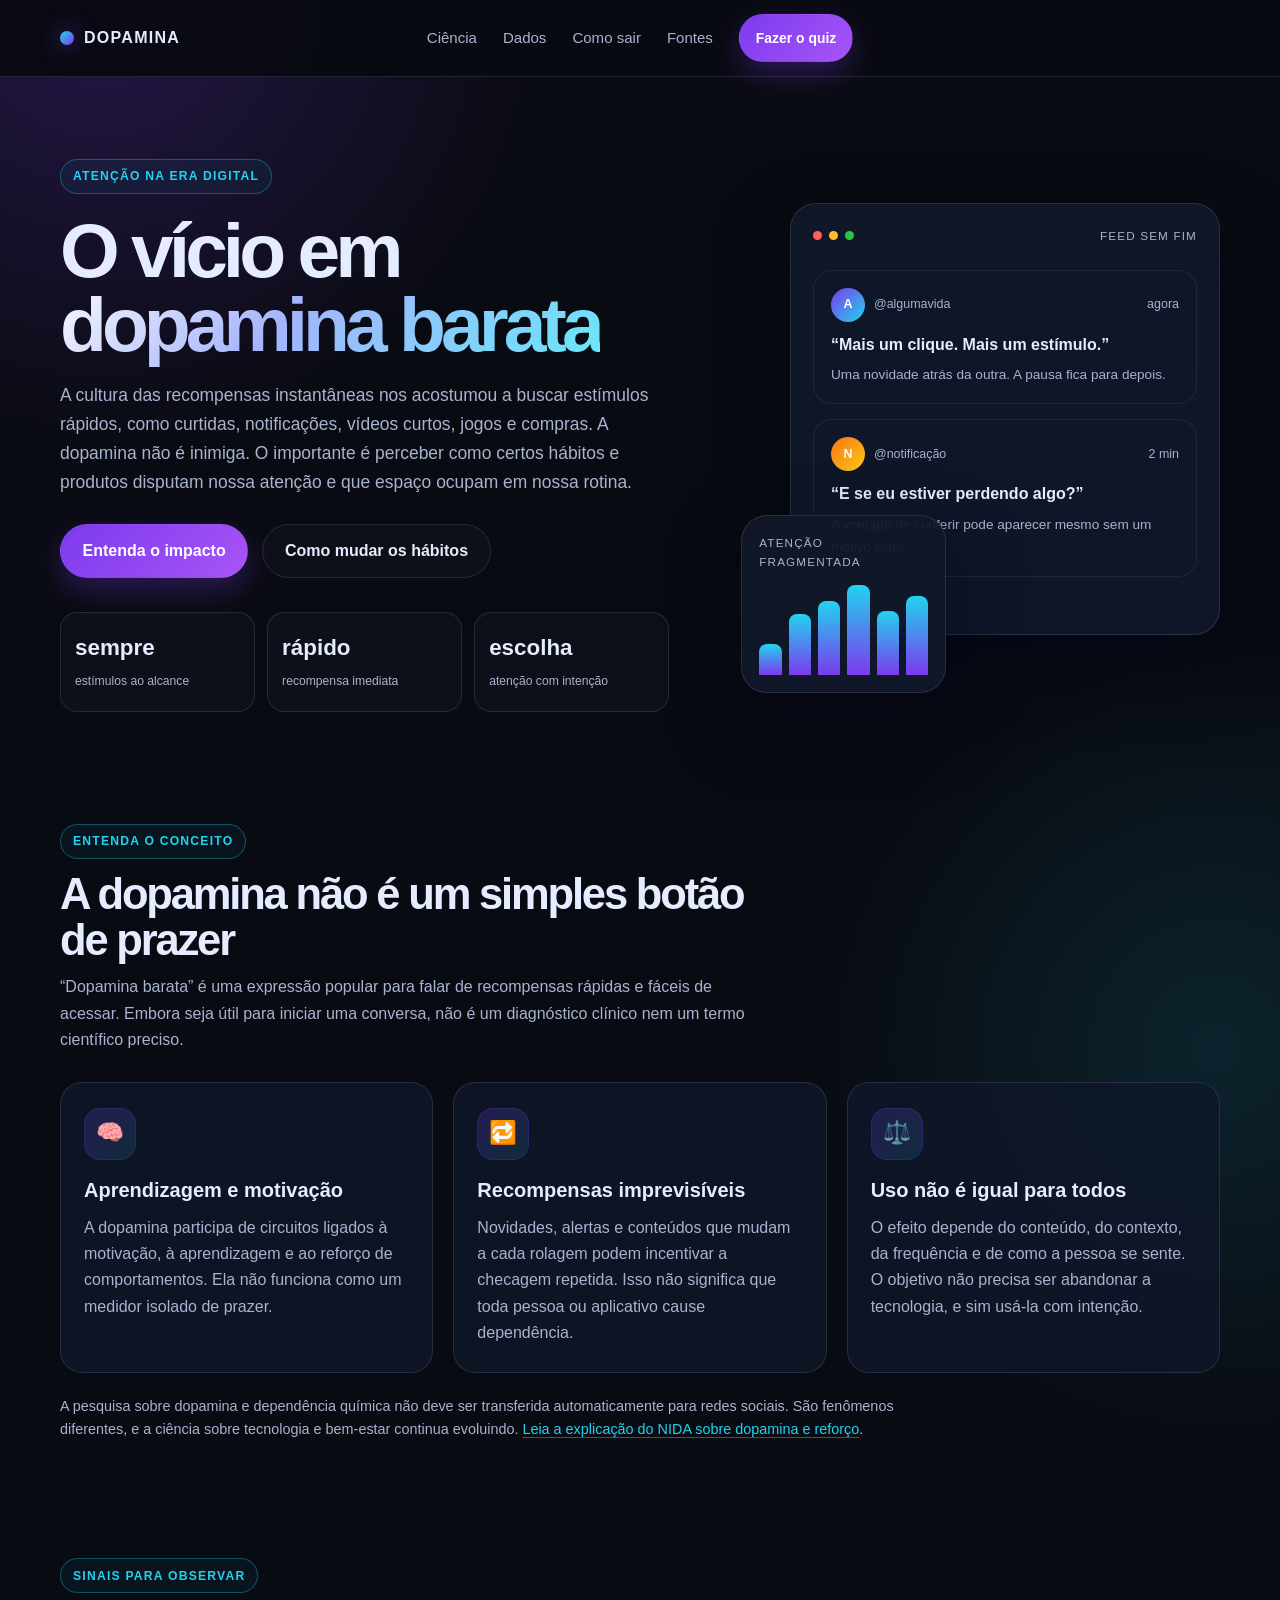
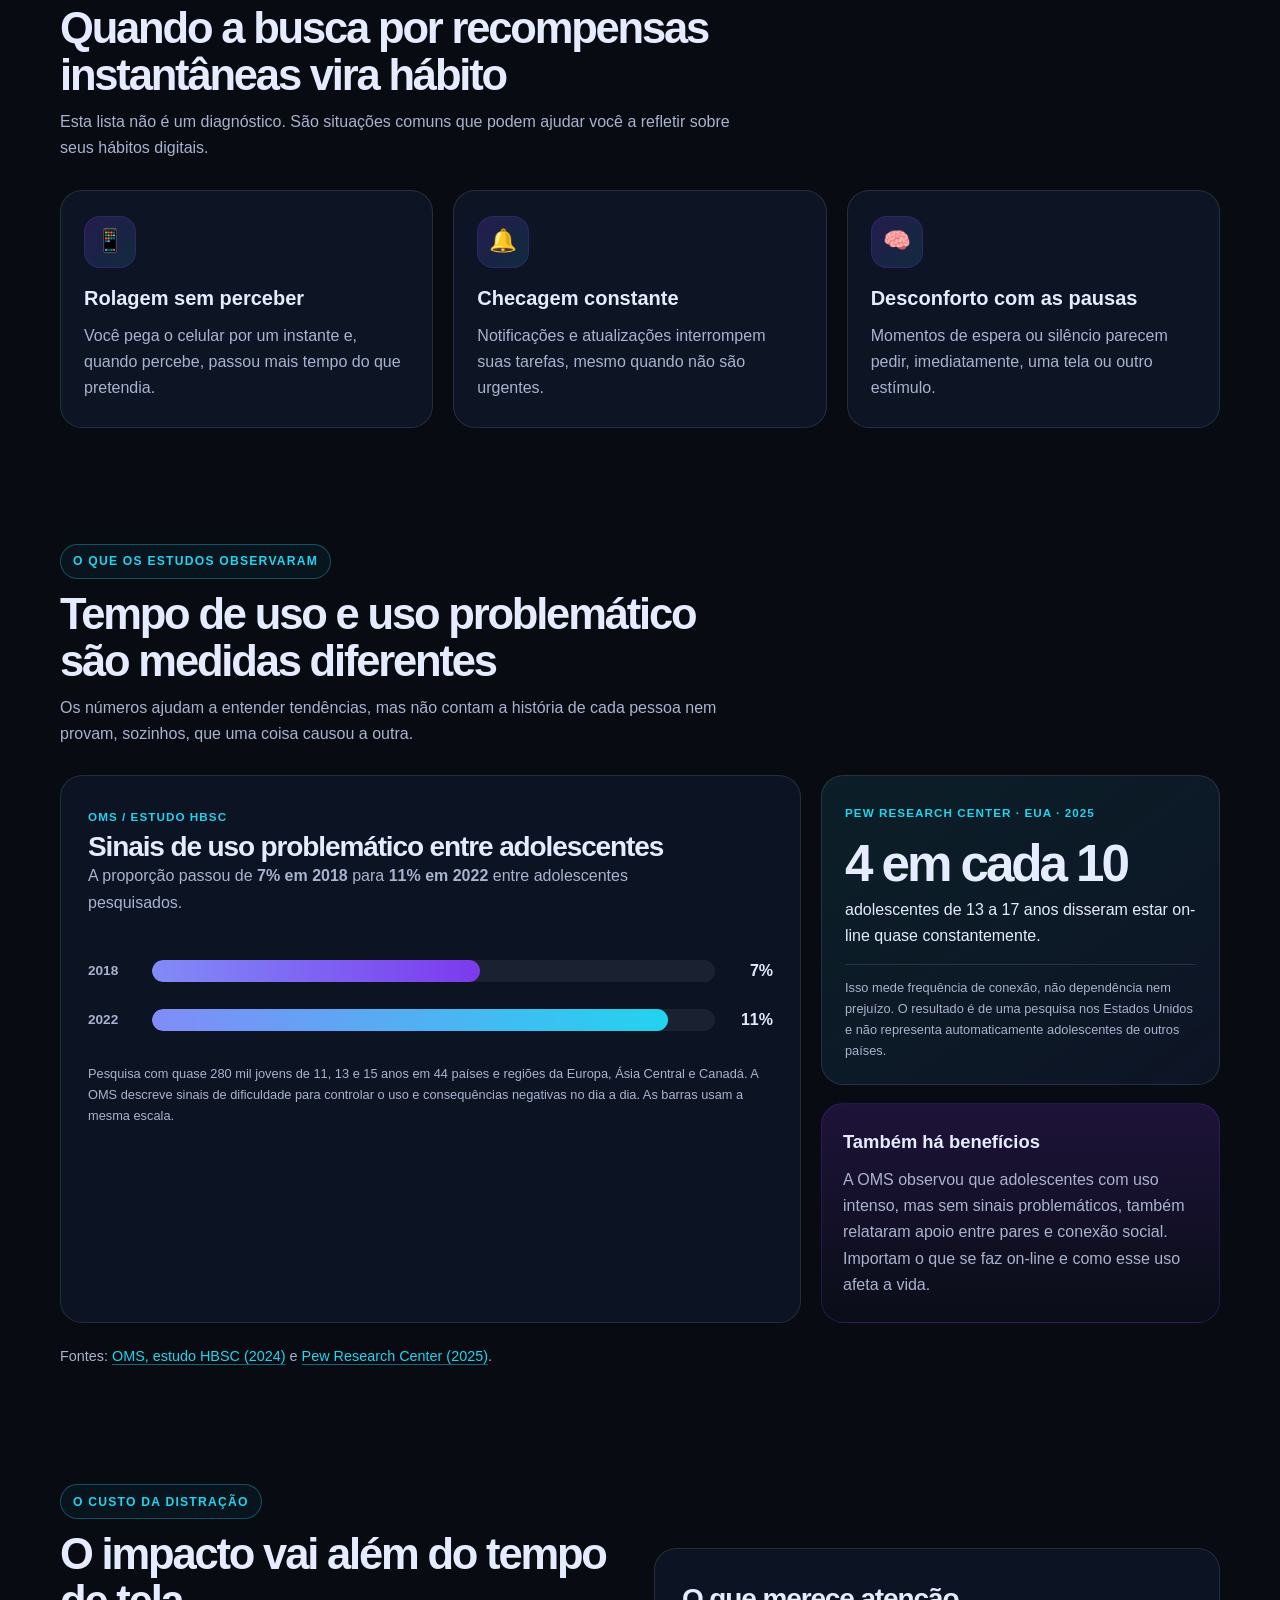
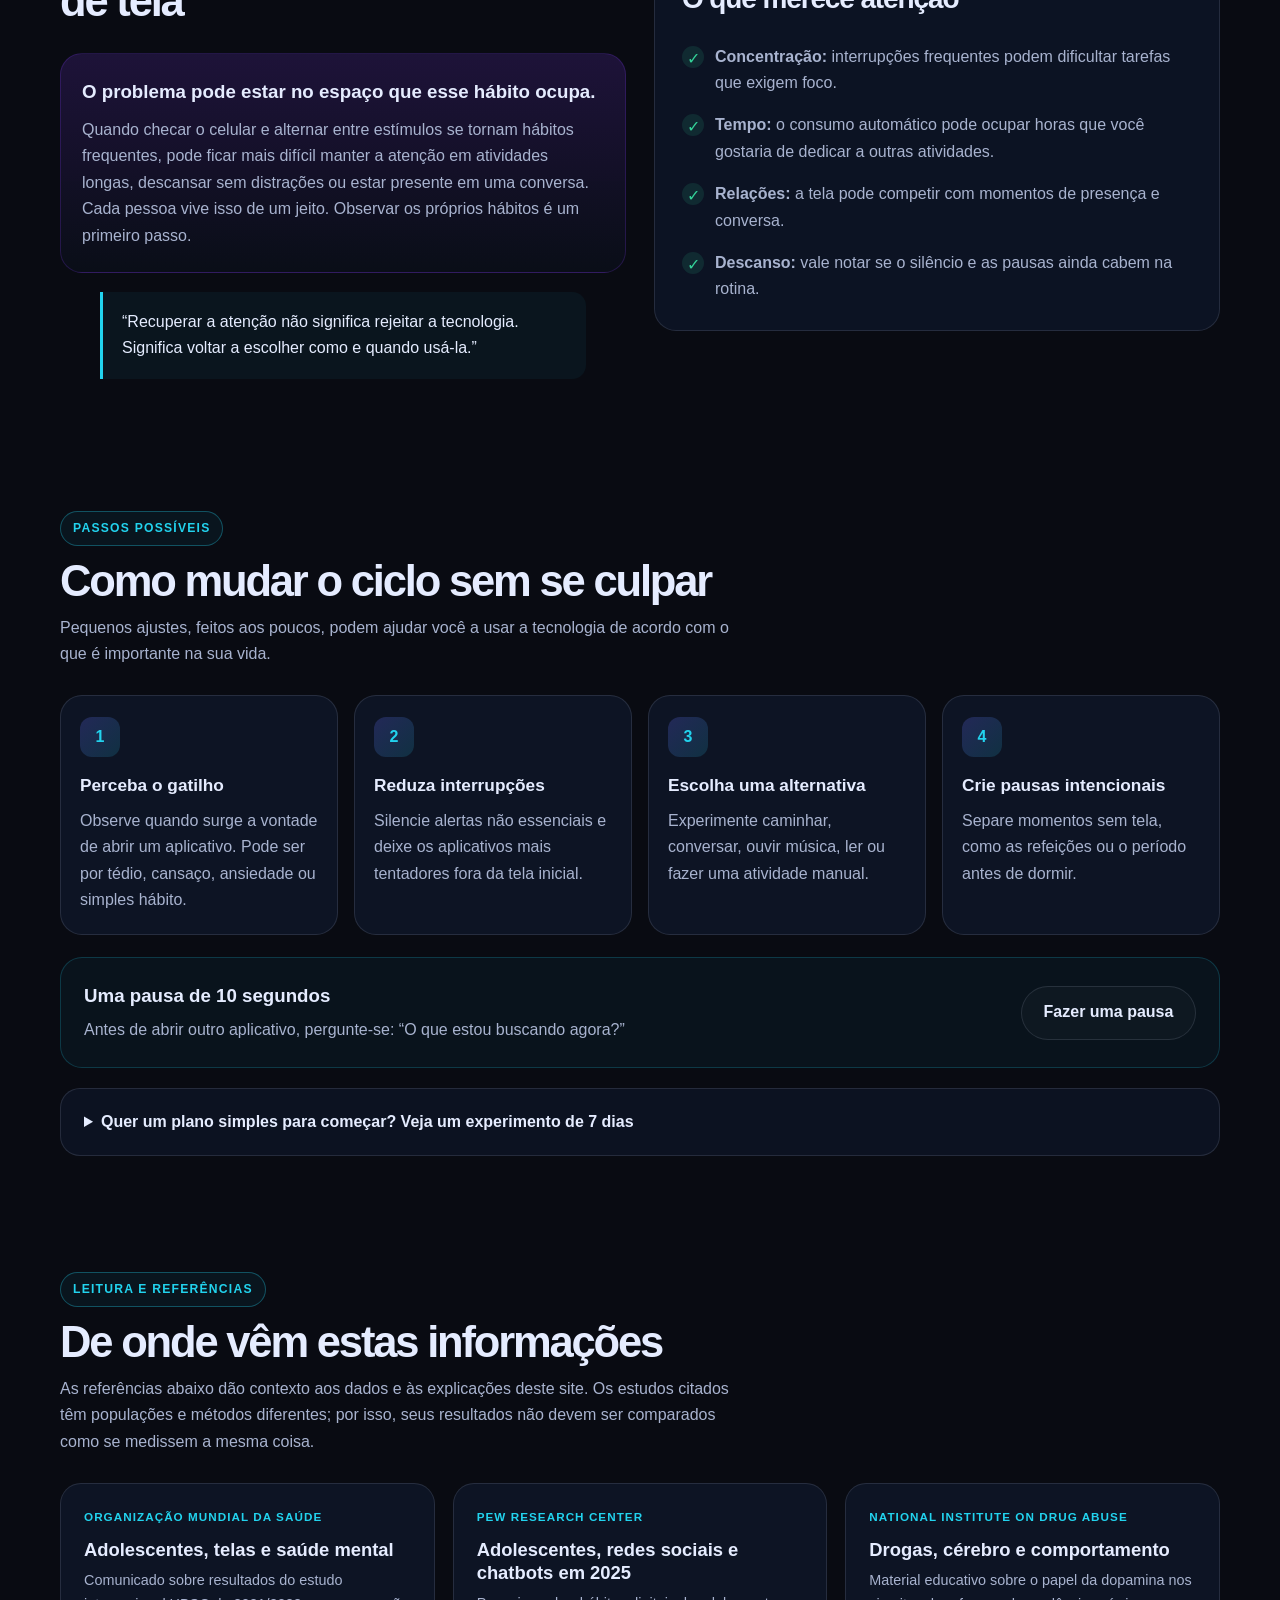
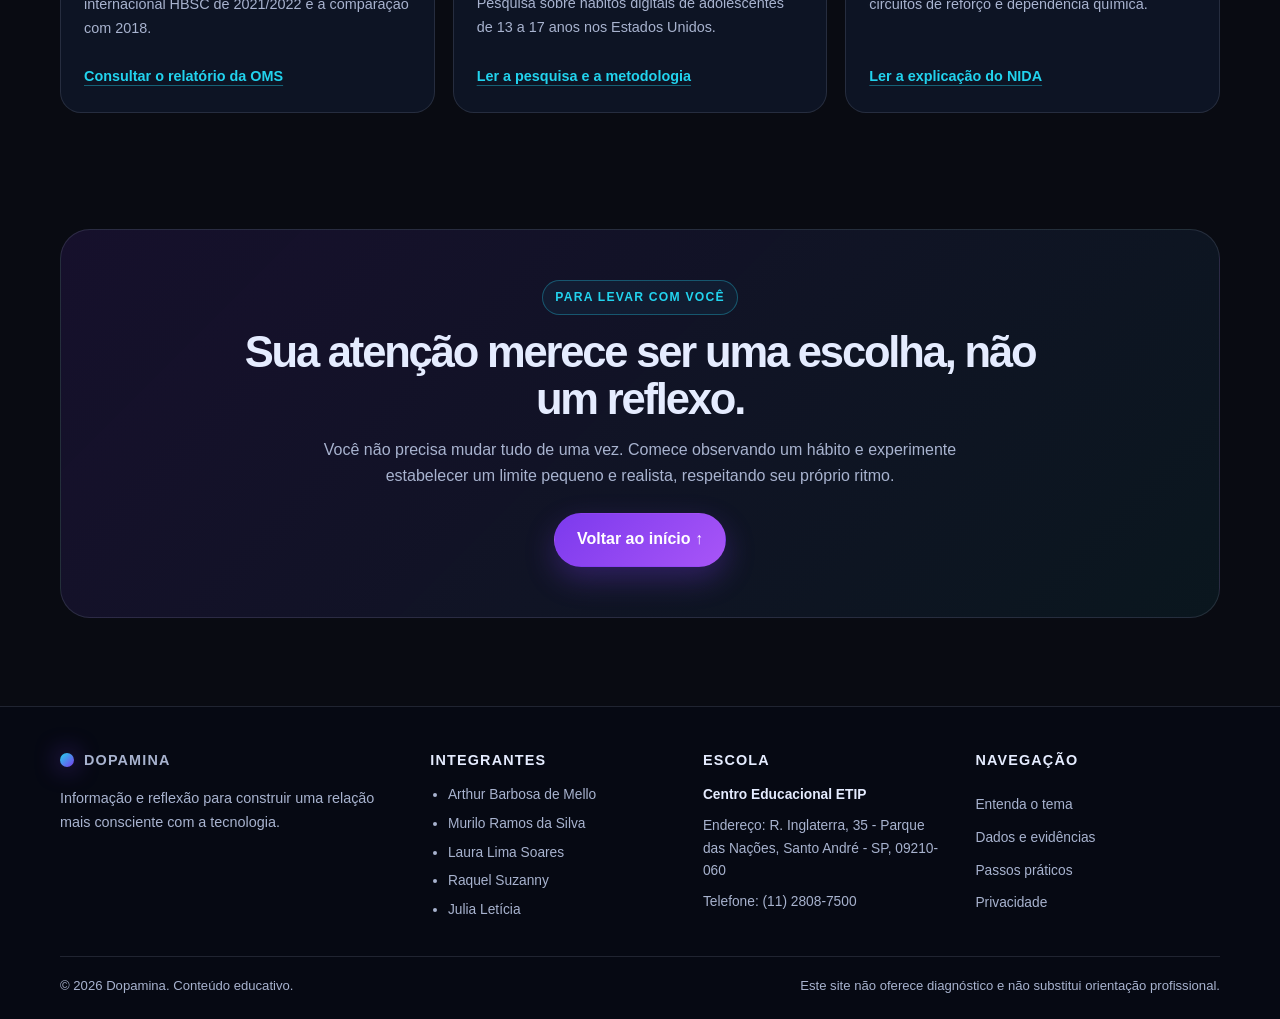
<file: Site TechDay/index.html>
<!DOCTYPE html>
<html lang="pt-BR">
  <head>
    <meta charset="UTF-8" />
    <meta name="viewport" content="width=device-width, initial-scale=1.0" />
    <meta name="theme-color" content="#090b12" />
    <title>O vício em dopamina barata | Recupere sua atenção</title>
    <meta name="description" content="Entenda o ciclo das recompensas instantâneas e descubra formas práticas de recuperar sua atenção e presença." />
    <meta property="og:type" content="website" />
    <meta property="og:locale" content="pt_BR" />
    <meta property="og:title" content="O vício em dopamina barata | Recupere sua atenção" />
    <meta property="og:description" content="Entenda seus hábitos digitais e recupere espaço para o que importa." />
    <link rel="icon" href="assets/icons/favicon.svg" type="image/svg+xml" />
    <link rel="manifest" href="site.webmanifest" />
    <link rel="stylesheet" href="assets/css/site.css" />
    <script src="assets/js/site.js" defer></script>
  </head>
  <body>
    <a class="skip-link" href="#conteudo">Pular para o conteúdo</a>

    <header class="topbar">
      <div class="container nav">
        <a href="#inicio" class="brand" aria-label="Dopamina: ir para o início">
          <span class="brand-badge" aria-hidden="true"></span>
          <span>DOPAMINA</span>
        </a>
        <nav class="nav-links" id="nav-links" aria-label="Navegação principal">
          <a href="#ciencia">Ciência</a>
          <a href="#dados">Dados</a>
          <a href="#como-sair">Como sair</a>
          <a href="#fontes">Fontes</a>
          <a class="cta primary quiz-nav-link" href="quiz.html" target="_blank" rel="noopener noreferrer">Fazer o quiz</a>
        </nav>
        <button class="menu-toggle" type="button" aria-label="Abrir menu" aria-expanded="false" aria-controls="nav-links">
          <span></span>
        </button>
      </div>
    </header>

    <main id="conteudo">
      <section class="hero" id="inicio" aria-labelledby="titulo-principal">
        <div class="container hero-grid">
          <div>
            <span class="eyebrow">atenção na era digital</span>
            <h1 id="titulo-principal">O vício em <span class="gradient-text">dopamina barata</span></h1>
            <p class="lead">A cultura das recompensas instantâneas nos acostumou a buscar estímulos rápidos, como curtidas, notificações, vídeos curtos, jogos e compras. A dopamina não é inimiga. O importante é perceber como certos hábitos e produtos disputam nossa atenção e que espaço ocupam em nossa rotina.</p>
            <div class="hero-actions">
              <a class="cta primary" href="#impacto">Entenda o impacto</a>
              <a class="cta secondary" href="#como-sair">Como mudar os hábitos</a>
            </div>
            <div class="hero-stats" aria-label="Ideias-chave">
              <div class="stat"><strong>sempre</strong><span>estímulos ao alcance</span></div>
              <div class="stat"><strong>rápido</strong><span>recompensa imediata</span></div>
              <div class="stat"><strong>escolha</strong><span>atenção com intenção</span></div>
            </div>
          </div>

          <div class="visual-wrap" role="img" aria-label="Ilustração de um feed digital com notificações e estímulos constantes">
            <div class="visual-card visual-main" aria-hidden="true">
              <div class="screen-top">
                <div class="dots"><span class="dot"></span><span class="dot"></span><span class="dot"></span></div>
                <span class="screen-label">feed sem fim</span>
              </div>
              <div class="feed">
                <article class="post">
                  <div class="post-head"><div class="post-user"><span class="avatar">A</span><span>@algumavida</span></div><span>agora</span></div>
                  <h2 class="post-title">“Mais um clique. Mais um estímulo.”</h2>
                  <p class="post-body">Uma novidade atrás da outra. A pausa fica para depois.</p>
                </article>
                <article class="post">
                  <div class="post-head"><div class="post-user"><span class="avatar warm">N</span><span>@notificação</span></div><span>2 min</span></div>
                  <h2 class="post-title">“E se eu estiver perdendo algo?”</h2>
                  <p class="post-body">A vontade de conferir pode aparecer mesmo sem um motivo claro.</p>
                </article>
              </div>
            </div>
            <div class="visual-card mini-chart" aria-hidden="true">
              <div class="screen-label">atenção fragmentada</div>
              <div class="chart-bars"><span style="--bar-height:35%"></span><span style="--bar-height:68%"></span><span style="--bar-height:83%"></span><span style="--bar-height:100%"></span><span style="--bar-height:72%"></span><span style="--bar-height:88%"></span></div>
            </div>
          </div>
        </div>
      </section>

      <section id="ciencia" aria-labelledby="titulo-ciencia">
        <div class="container">
          <div class="section-heading">
            <span class="eyebrow">entenda o conceito</span>
            <h2 id="titulo-ciencia">A dopamina não é um simples botão de prazer</h2>
            <p>“Dopamina barata” é uma expressão popular para falar de recompensas rápidas e fáceis de acessar. Embora seja útil para iniciar uma conversa, não é um diagnóstico clínico nem um termo científico preciso.</p>
          </div>
          <div class="cards science-cards">
            <article class="card">
              <div class="icon" aria-hidden="true">🧠</div>
              <h3>Aprendizagem e motivação</h3>
              <p>A dopamina participa de circuitos ligados à motivação, à aprendizagem e ao reforço de comportamentos. Ela não funciona como um medidor isolado de prazer.</p>
            </article>
            <article class="card">
              <div class="icon" aria-hidden="true">🔁</div>
              <h3>Recompensas imprevisíveis</h3>
              <p>Novidades, alertas e conteúdos que mudam a cada rolagem podem incentivar a checagem repetida. Isso não significa que toda pessoa ou aplicativo cause dependência.</p>
            </article>
            <article class="card">
              <div class="icon" aria-hidden="true">⚖️</div>
              <h3>Uso não é igual para todos</h3>
              <p>O efeito depende do conteúdo, do contexto, da frequência e de como a pessoa se sente. O objetivo não precisa ser abandonar a tecnologia, e sim usá-la com intenção.</p>
            </article>
          </div>
          <p class="science-note">A pesquisa sobre dopamina e dependência química não deve ser transferida automaticamente para redes sociais. São fenômenos diferentes, e a ciência sobre tecnologia e bem-estar continua evoluindo. <a href="https://nida.nih.gov/publications/drugs-brains-behavior-science-addiction/drugs-brain" target="_blank" rel="noopener noreferrer">Leia a explicação do NIDA sobre dopamina e reforço</a>.</p>
        </div>
      </section>

      <section id="sintomas" aria-labelledby="titulo-sinais">
        <div class="container">
          <div class="section-heading"><span class="eyebrow">sinais para observar</span><h2 id="titulo-sinais">Quando a busca por recompensas instantâneas vira hábito</h2><p>Esta lista não é um diagnóstico. São situações comuns que podem ajudar você a refletir sobre seus hábitos digitais.</p></div>
          <div class="cards">
            <article class="card"><div class="icon" aria-hidden="true">📱</div><h3>Rolagem sem perceber</h3><p>Você pega o celular por um instante e, quando percebe, passou mais tempo do que pretendia.</p></article>
            <article class="card"><div class="icon" aria-hidden="true">🔔</div><h3>Checagem constante</h3><p>Notificações e atualizações interrompem suas tarefas, mesmo quando não são urgentes.</p></article>
            <article class="card"><div class="icon" aria-hidden="true">🧠</div><h3>Desconforto com as pausas</h3><p>Momentos de espera ou silêncio parecem pedir, imediatamente, uma tela ou outro estímulo.</p></article>
          </div>
        </div>
      </section>

      <section id="dados" aria-labelledby="titulo-dados">
        <div class="container">
          <div class="section-heading">
            <span class="eyebrow">o que os estudos observaram</span>
            <h2 id="titulo-dados">Tempo de uso e uso problemático são medidas diferentes</h2>
            <p>Os números ajudam a entender tendências, mas não contam a história de cada pessoa nem provam, sozinhos, que uma coisa causou a outra.</p>
          </div>
          <div class="evidence-grid">
            <article class="panel data-panel">
              <div class="data-intro">
                <span class="data-kicker">OMS / estudo HBSC</span>
                <h3>Sinais de uso problemático entre adolescentes</h3>
                <p>A proporção passou de <strong>7% em 2018</strong> para <strong>11% em 2022</strong> entre adolescentes pesquisados.</p>
              </div>
              <figure class="data-chart" role="img" aria-label="Gráfico de barras: sinais de uso problemático de redes sociais foram relatados por 7 por cento dos adolescentes pesquisados em 2018 e 11 por cento em 2022.">
                <div class="chart-plot" aria-hidden="true">
                  <div class="chart-row"><span class="chart-year">2018</span><div class="chart-track"><div class="chart-bar" style="--bar-width:58.3%"></div></div><strong class="chart-value">7%</strong></div>
                  <div class="chart-row"><span class="chart-year">2022</span><div class="chart-track"><div class="chart-bar chart-bar-current" style="--bar-width:91.7%"></div></div><strong class="chart-value">11%</strong></div>
                </div>
              </figure>
              <p class="chart-caption">Pesquisa com quase 280 mil jovens de 11, 13 e 15 anos em 44 países e regiões da Europa, Ásia Central e Canadá. A OMS descreve sinais de dificuldade para controlar o uso e consequências negativas no dia a dia. As barras usam a mesma escala.</p>
            </article>
            <aside class="data-aside">
              <article class="data-stat-card">
                <span class="data-kicker">Pew Research Center · EUA · 2025</span>
                <strong class="data-stat">4 em cada 10</strong>
                <p>adolescentes de 13 a 17 anos disseram estar on-line quase constantemente.</p>
                <p class="data-caveat">Isso mede frequência de conexão, não dependência nem prejuízo. O resultado é de uma pesquisa nos Estados Unidos e não representa automaticamente adolescentes de outros países.</p>
              </article>
              <div class="signal-box context-box">
                <h3>Também há benefícios</h3>
                <p>A OMS observou que adolescentes com uso intenso, mas sem sinais problemáticos, também relataram apoio entre pares e conexão social. Importam o que se faz on-line e como esse uso afeta a vida.</p>
              </div>
            </aside>
          </div>
          <p class="evidence-source">Fontes: <a href="https://www.who.int/europe/news/item/25-09-2024-teens--screens-and-mental-health" target="_blank" rel="noopener noreferrer">OMS, estudo HBSC (2024)</a> e <a href="https://www.pewresearch.org/internet/2025/12/09/teens-social-media-and-ai-chatbots-2025/" target="_blank" rel="noopener noreferrer">Pew Research Center (2025)</a>.</p>
        </div>
      </section>

      <section id="impacto" aria-labelledby="titulo-impacto">
        <div class="container split">
          <div>
            <div class="section-heading"><span class="eyebrow">o custo da distração</span><h2 id="titulo-impacto">O impacto vai além do tempo de tela</h2></div>
            <div class="signal-box"><h3>O problema pode estar no espaço que esse hábito ocupa.</h3><p>Quando checar o celular e alternar entre estímulos se tornam hábitos frequentes, pode ficar mais difícil manter a atenção em atividades longas, descansar sem distrações ou estar presente em uma conversa. Cada pessoa vive isso de um jeito. Observar os próprios hábitos é um primeiro passo.</p></div>
            <blockquote class="quote">“Recuperar a atenção não significa rejeitar a tecnologia. Significa voltar a escolher como e quando usá-la.”</blockquote>
          </div>
          <aside class="panel" aria-labelledby="titulo-custos">
            <h3 id="titulo-custos">O que merece atenção</h3>
            <ul class="check-list">
              <li><span class="check" aria-hidden="true">✓</span><span><strong>Concentração:</strong> interrupções frequentes podem dificultar tarefas que exigem foco.</span></li>
              <li><span class="check" aria-hidden="true">✓</span><span><strong>Tempo:</strong> o consumo automático pode ocupar horas que você gostaria de dedicar a outras atividades.</span></li>
              <li><span class="check" aria-hidden="true">✓</span><span><strong>Relações:</strong> a tela pode competir com momentos de presença e conversa.</span></li>
              <li><span class="check" aria-hidden="true">✓</span><span><strong>Descanso:</strong> vale notar se o silêncio e as pausas ainda cabem na rotina.</span></li>
            </ul>
          </aside>
        </div>
      </section>

      <section id="como-sair" aria-labelledby="titulo-caminho">
        <div class="container">
          <div class="section-heading"><span class="eyebrow">passos possíveis</span><h2 id="titulo-caminho">Como mudar o ciclo sem se culpar</h2><p>Pequenos ajustes, feitos aos poucos, podem ajudar você a usar a tecnologia de acordo com o que é importante na sua vida.</p></div>
          <div class="steps">
            <article class="step"><div class="step-number">1</div><h3>Perceba o gatilho</h3><p>Observe quando surge a vontade de abrir um aplicativo. Pode ser por tédio, cansaço, ansiedade ou simples hábito.</p></article>
            <article class="step"><div class="step-number">2</div><h3>Reduza interrupções</h3><p>Silencie alertas não essenciais e deixe os aplicativos mais tentadores fora da tela inicial.</p></article>
            <article class="step"><div class="step-number">3</div><h3>Escolha uma alternativa</h3><p>Experimente caminhar, conversar, ouvir música, ler ou fazer uma atividade manual.</p></article>
            <article class="step"><div class="step-number">4</div><h3>Crie pausas intencionais</h3><p>Separe momentos sem tela, como as refeições ou o período antes de dormir.</p></article>
          </div>
          <div class="reflection" aria-labelledby="titulo-reflexao">
            <div><h3 id="titulo-reflexao">Uma pausa de 10 segundos</h3><p>Antes de abrir outro aplicativo, pergunte-se: “O que estou buscando agora?”</p></div>
            <button class="cta secondary" id="reflection-button" type="button">Fazer uma pausa</button>
            <p class="reflection-result" id="reflection-result" aria-live="polite" hidden></p>
          </div>
          <details class="week-plan">
            <summary>Quer um plano simples para começar? Veja um experimento de 7 dias</summary>
            <p>Não é um desafio para “zerar” o celular. Escolha ações pequenas e mantenha apenas as que forem úteis para você.</p>
            <ol>
              <li><strong>Dia 1:</strong> observe quando e por que você pega o celular, sem tentar mudar nada.</li>
              <li><strong>Dia 2:</strong> desligue notificações que não precisam de resposta imediata.</li>
              <li><strong>Dia 3:</strong> deixe o celular fora do alcance durante uma tarefa importante.</li>
              <li><strong>Dia 4:</strong> escolha um horário curto para conferir redes sociais, em vez de abrir os aplicativos por reflexo.</li>
              <li><strong>Dia 5:</strong> faça uma refeição ou uma caminhada sem olhar para a tela.</li>
              <li><strong>Dia 6:</strong> retome uma atividade prazerosa que não dependa do celular.</li>
              <li><strong>Dia 7:</strong> reflita sobre o que mudou no seu foco, no sono ou no humor. Ajuste o plano sem culpa.</li>
            </ol>
          </details>
        </div>
      </section>

      <section id="fontes" aria-labelledby="titulo-fontes">
        <div class="container">
          <div class="section-heading">
            <span class="eyebrow">leitura e referências</span>
            <h2 id="titulo-fontes">De onde vêm estas informações</h2>
            <p>As referências abaixo dão contexto aos dados e às explicações deste site. Os estudos citados têm populações e métodos diferentes; por isso, seus resultados não devem ser comparados como se medissem a mesma coisa.</p>
          </div>
          <div class="source-list">
            <article class="source-item">
              <span class="source-type">Organização Mundial da Saúde</span>
              <h3>Adolescentes, telas e saúde mental</h3>
              <p>Comunicado sobre resultados do estudo internacional HBSC de 2021/2022 e a comparação com 2018.</p>
              <a href="https://www.who.int/europe/news/item/25-09-2024-teens--screens-and-mental-health" target="_blank" rel="noopener noreferrer">Consultar o relatório da OMS</a>
            </article>
            <article class="source-item">
              <span class="source-type">Pew Research Center</span>
              <h3>Adolescentes, redes sociais e chatbots em 2025</h3>
              <p>Pesquisa sobre hábitos digitais de adolescentes de 13 a 17 anos nos Estados Unidos.</p>
              <a href="https://www.pewresearch.org/internet/2025/12/09/teens-social-media-and-ai-chatbots-2025/" target="_blank" rel="noopener noreferrer">Ler a pesquisa e a metodologia</a>
            </article>
            <article class="source-item">
              <span class="source-type">National Institute on Drug Abuse</span>
              <h3>Drogas, cérebro e comportamento</h3>
              <p>Material educativo sobre o papel da dopamina nos circuitos de reforço e dependência química.</p>
              <a href="https://nida.nih.gov/publications/drugs-brains-behavior-science-addiction/drugs-brain" target="_blank" rel="noopener noreferrer">Ler a explicação do NIDA</a>
            </article>
          </div>
        </div>
      </section>

      <section id="resumo" aria-labelledby="titulo-resumo">
        <div class="container"><div class="final-cta">
          <span class="eyebrow">para levar com você</span>
          <h2 id="titulo-resumo">Sua atenção merece ser uma escolha, não um reflexo.</h2>
          <p>Você não precisa mudar tudo de uma vez. Comece observando um hábito e experimente estabelecer um limite pequeno e realista, respeitando seu próprio ritmo.</p>
          <a class="cta primary" href="#inicio">Voltar ao início ↑</a>
        </div></div>
      </section>
    </main>

    <footer class="site-footer">
      <div class="container">
        <div class="footer-grid">
          <div class="footer-about">
            <a href="#inicio" class="brand" aria-label="Dopamina: voltar ao início"><span class="brand-badge" aria-hidden="true"></span><span>DOPAMINA</span></a>
            <p>Informação e reflexão para construir uma relação mais consciente com a tecnologia.</p>
          </div>

          <div class="footer-block footer-team" aria-label="Integrantes do projeto">
            <h3>Integrantes</h3>
            <ul>
              <li>Arthur Barbosa de Mello</li>
              <li>Murilo Ramos da Silva</li>
              <li>Laura Lima Soares</li>
              <li>Raquel Suzanny</li>
              <li>Julia Letícia</li>
            </ul>
          </div>

          <div class="footer-block footer-school" aria-label="Dados da escola">
            <h3>Escola</h3>
            <p><strong>Centro Educacional ETIP</strong></p>
            <p>Endereço: R. Inglaterra, 35 - Parque das Nações, Santo André - SP, 09210-060</p>
            <p>Telefone: (11) 2808-7500</p>
          </div>

          <nav class="footer-block footer-links" aria-label="Links do rodapé">
            <h3>Navegação</h3>
            <a href="#ciencia">Entenda o tema</a>
            <a href="#dados">Dados e evidências</a>
            <a href="#como-sair">Passos práticos</a>
            <a href="privacy.html">Privacidade</a>
          </nav>
        </div>

        <div class="footer-bottom">
          <span>© <span id="current-year">2026</span> Dopamina. Conteúdo educativo.</span>
          <p>Este site não oferece diagnóstico e não substitui orientação profissional.</p>
        </div>
      </div>
    </footer>
  </body>
</html>
</file>
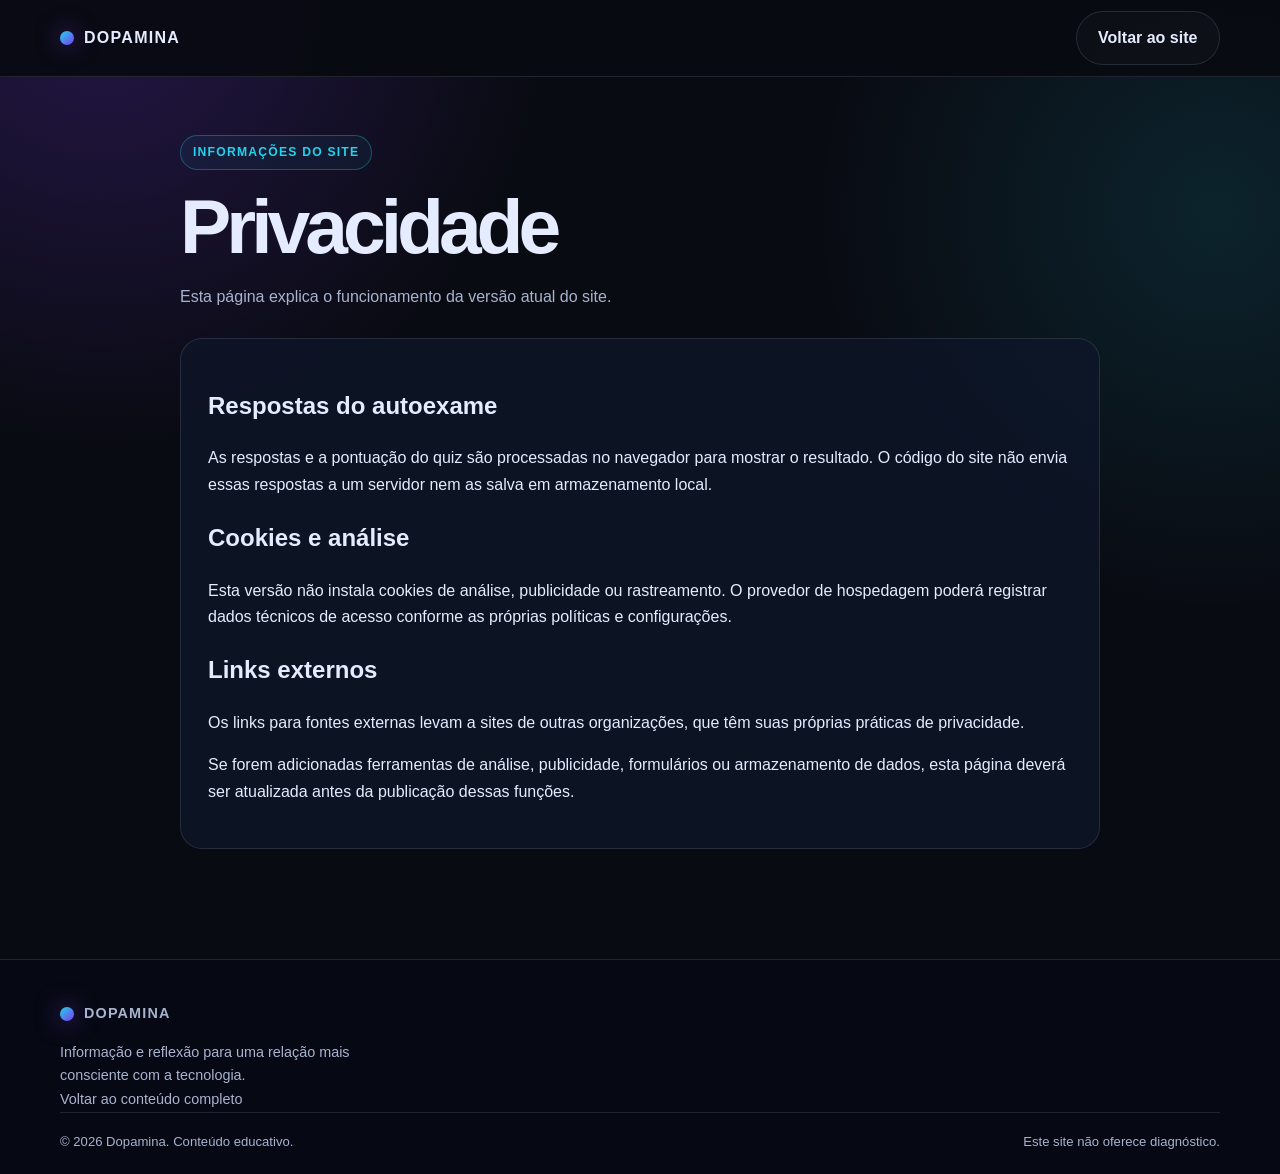
<file: Site TechDay/privacy.html>
<!DOCTYPE html>
<html lang="pt-BR">
  <head>
    <meta charset="UTF-8" />
    <meta name="viewport" content="width=device-width, initial-scale=1.0" />
    <meta name="theme-color" content="#090b12" />
    <meta name="description" content="Entenda como este site trata as respostas do autoexame e os dados de navegação." />
    <link rel="icon" href="assets/icons/favicon.svg" type="image/svg+xml" />
    <link rel="stylesheet" href="assets/css/site.css" />
    <title>Privacidade | Dopamina</title>
  </head>
  <body>
    <a class="skip-link" href="#conteudo">Pular para o conteúdo</a>
    <header class="topbar"><div class="container nav"><a href="index.html" class="brand"><span class="brand-badge" aria-hidden="true"></span><span>DOPAMINA</span></a><a class="cta secondary" href="index.html">Voltar ao site</a></div></header>
    <main class="quiz-page" id="conteudo"><article class="container quiz-container">
      <header class="section-heading"><span class="eyebrow">informações do site</span><h1>Privacidade</h1><p>Esta página explica o funcionamento da versão atual do site.</p></header>
      <section class="panel"><h2>Respostas do autoexame</h2><p>As respostas e a pontuação do quiz são processadas no navegador para mostrar o resultado. O código do site não envia essas respostas a um servidor nem as salva em armazenamento local.</p><h2>Cookies e análise</h2><p>Esta versão não instala cookies de análise, publicidade ou rastreamento. O provedor de hospedagem poderá registrar dados técnicos de acesso conforme as próprias políticas e configurações.</p><h2>Links externos</h2><p>Os links para fontes externas levam a sites de outras organizações, que têm suas próprias práticas de privacidade.</p><p>Se forem adicionadas ferramentas de análise, publicidade, formulários ou armazenamento de dados, esta página deverá ser atualizada antes da publicação dessas funções.</p></section>
    </article></main>
    <footer class="site-footer">
      <div class="container">
        <div class="footer-main">
          <div class="footer-about">
            <a href="index.html" class="brand"><span class="brand-badge" aria-hidden="true"></span><span>DOPAMINA</span></a>
            <p>Informação e reflexão para uma relação mais consciente com a tecnologia.</p>
          </div>
          <nav class="footer-links" aria-label="Links do rodapé">
            <a href="index.html">Voltar ao conteúdo completo</a>
          </nav>
        </div>
        <div class="footer-bottom"><span>© 2026 Dopamina. Conteúdo educativo.</span><p>Este site não oferece diagnóstico.</p></div>
      </div>
    </footer>
  </body>
</html>
</file>
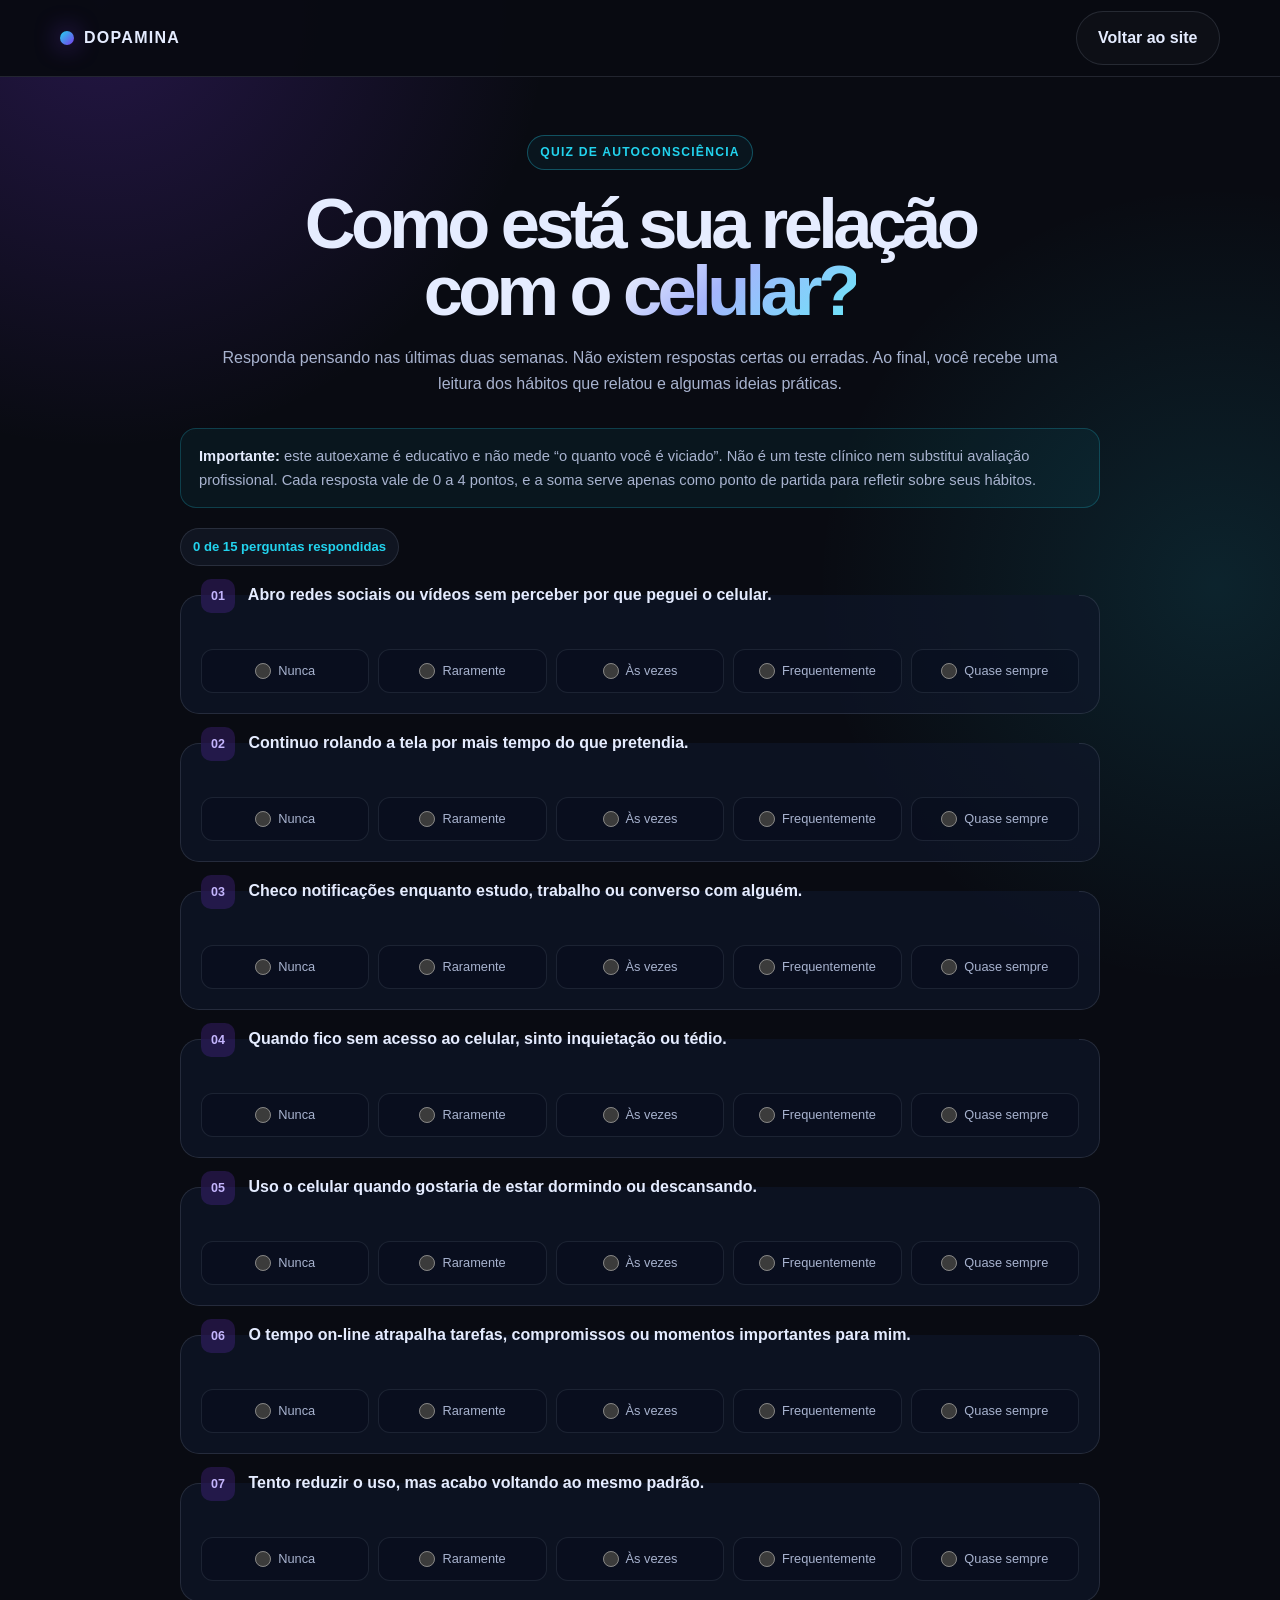
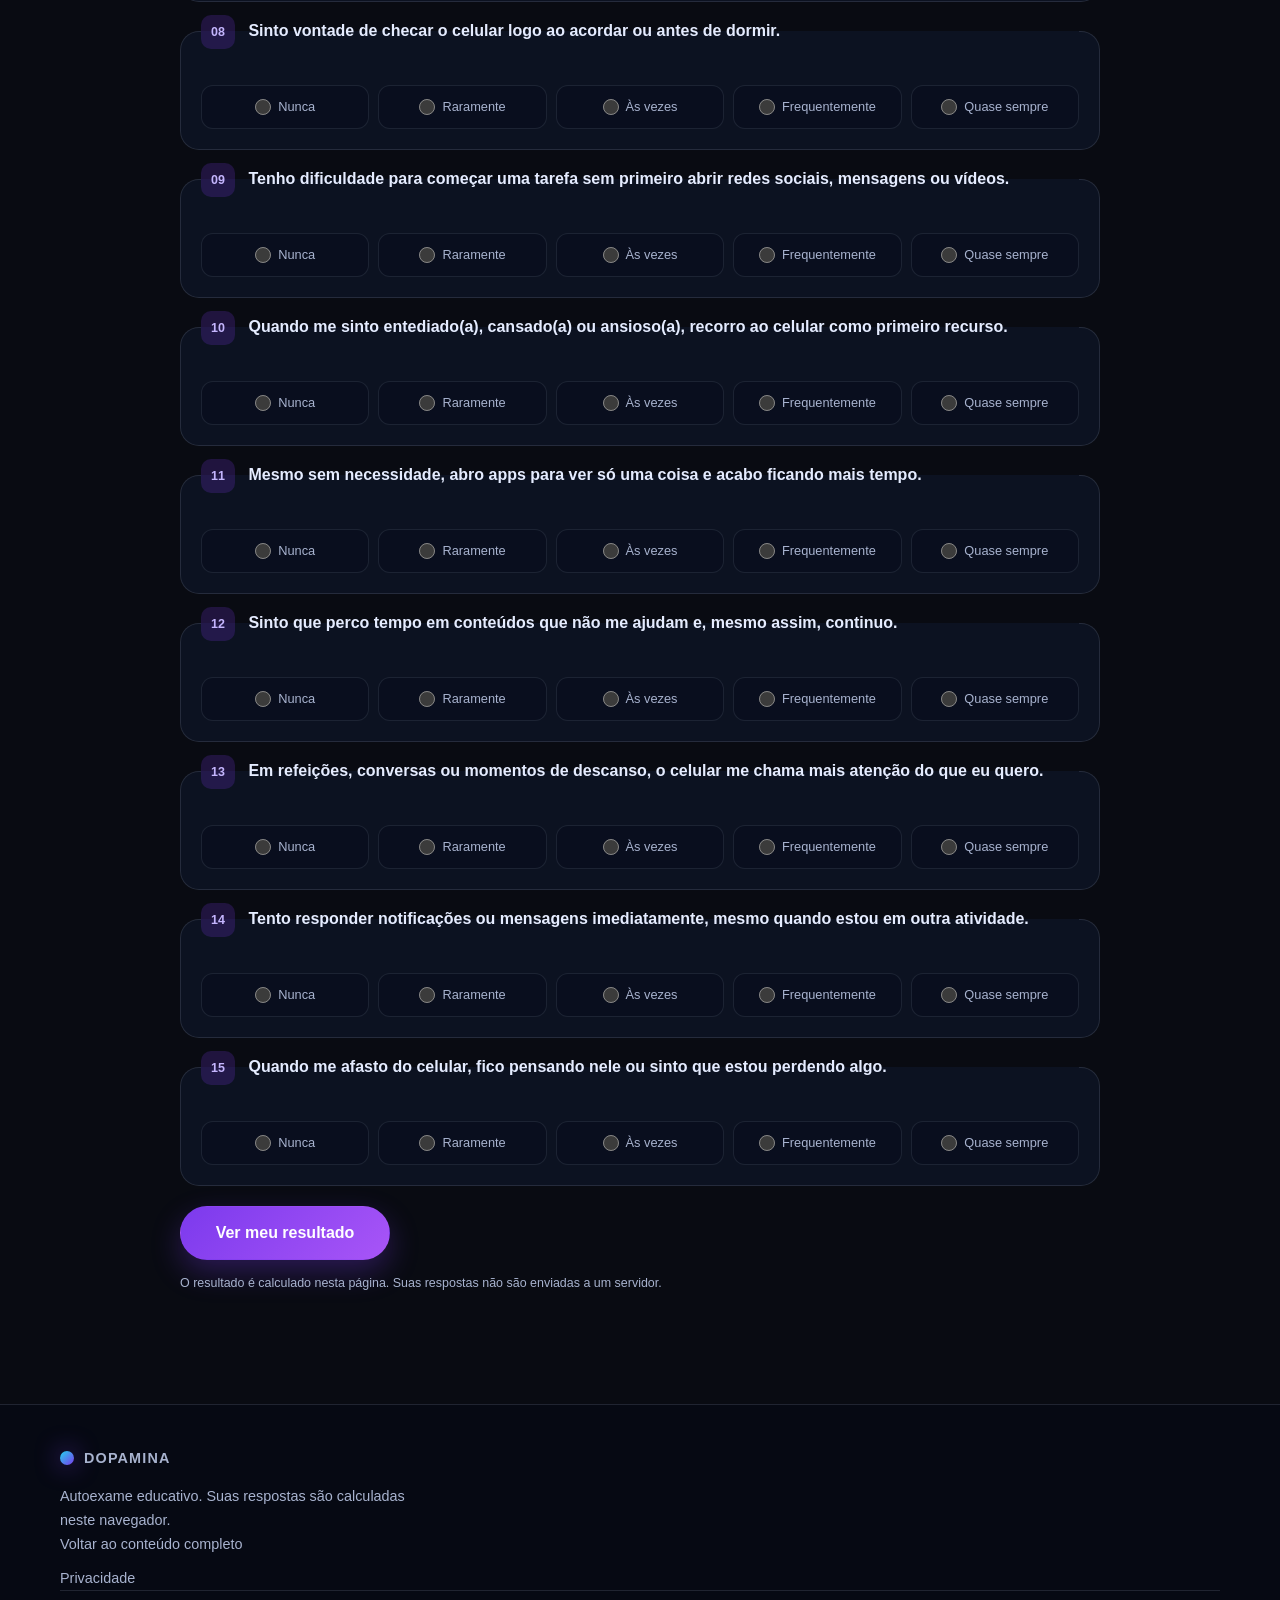
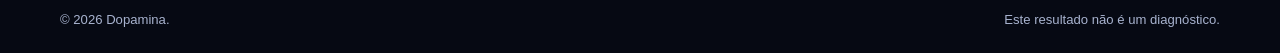
<file: Site TechDay/quiz.html>
<!DOCTYPE html>
<html lang="pt-BR">
  <head>
    <meta charset="UTF-8" />
    <meta name="viewport" content="width=device-width, initial-scale=1.0" />
    <meta name="theme-color" content="#090b12" />
    <meta name="description" content="Faça um autoexame educativo sobre seus hábitos digitais e receba sugestões práticas para usar a tecnologia com mais intenção." />
    <meta property="og:type" content="website" />
    <meta property="og:locale" content="pt_BR" />
    <meta property="og:title" content="Autoexame digital | Dopamina" />
    <meta property="og:description" content="Reflita sobre sua relação com o celular com este quiz educativo e privado." />
    <link rel="icon" href="assets/icons/favicon.svg" type="image/svg+xml" />
    <link rel="manifest" href="site.webmanifest" />
    <link rel="stylesheet" href="assets/css/site.css" />
    <script src="assets/js/quiz.js" defer></script>
    <title>Autoexame digital | Dopamina</title>
  </head>
  <body>
    <a class="skip-link" href="#conteudo">Pular para o quiz</a>
    <header class="topbar quiz-topbar">
      <div class="container nav">
        <a href="index.html" class="brand" aria-label="Dopamina: voltar ao site principal">
          <span class="brand-badge" aria-hidden="true"></span>
          <span>DOPAMINA</span>
        </a>
        <a class="cta secondary" href="index.html">Voltar ao site</a>
      </div>
    </header>

    <main class="quiz-page" id="conteudo">
      <div class="container quiz-container">
        <header class="quiz-page-header">
          <span class="eyebrow">quiz de autoconsciência</span>
          <h1>Como está sua relação com o <span class="gradient-text">celular?</span></h1>
          <p>Responda pensando nas últimas duas semanas. Não existem respostas certas ou erradas. Ao final, você recebe uma leitura dos hábitos que relatou e algumas ideias práticas.</p>
        </header>

        <div class="quiz-notice"><strong>Importante:</strong> este autoexame é educativo e não mede “o quanto você é viciado”. Não é um teste clínico nem substitui avaliação profissional. Cada resposta vale de 0 a 4 pontos, e a soma serve apenas como ponto de partida para refletir sobre seus hábitos.</div>

        <form class="quiz-form" id="self-check-quiz">
          <p class="quiz-progress" id="quiz-progress" aria-live="polite">0 de 15 perguntas respondidas</p>
          <fieldset class="quiz-question">
            <legend><span class="question-number">01</span> Abro redes sociais ou vídeos sem perceber por que peguei o celular.</legend>
            <div class="quiz-options">
              <label class="quiz-option"><input type="radio" name="q1" value="0" required><span>Nunca</span></label>
              <label class="quiz-option"><input type="radio" name="q1" value="1"><span>Raramente</span></label>
              <label class="quiz-option"><input type="radio" name="q1" value="2"><span>Às vezes</span></label>
              <label class="quiz-option"><input type="radio" name="q1" value="3"><span>Frequentemente</span></label>
              <label class="quiz-option"><input type="radio" name="q1" value="4"><span>Quase sempre</span></label>
            </div>
          </fieldset>
          <fieldset class="quiz-question">
            <legend><span class="question-number">02</span> Continuo rolando a tela por mais tempo do que pretendia.</legend>
            <div class="quiz-options">
              <label class="quiz-option"><input type="radio" name="q2" value="0" required><span>Nunca</span></label>
              <label class="quiz-option"><input type="radio" name="q2" value="1"><span>Raramente</span></label>
              <label class="quiz-option"><input type="radio" name="q2" value="2"><span>Às vezes</span></label>
              <label class="quiz-option"><input type="radio" name="q2" value="3"><span>Frequentemente</span></label>
              <label class="quiz-option"><input type="radio" name="q2" value="4"><span>Quase sempre</span></label>
            </div>
          </fieldset>
          <fieldset class="quiz-question">
            <legend><span class="question-number">03</span> Checo notificações enquanto estudo, trabalho ou converso com alguém.</legend>
            <div class="quiz-options">
              <label class="quiz-option"><input type="radio" name="q3" value="0" required><span>Nunca</span></label>
              <label class="quiz-option"><input type="radio" name="q3" value="1"><span>Raramente</span></label>
              <label class="quiz-option"><input type="radio" name="q3" value="2"><span>Às vezes</span></label>
              <label class="quiz-option"><input type="radio" name="q3" value="3"><span>Frequentemente</span></label>
              <label class="quiz-option"><input type="radio" name="q3" value="4"><span>Quase sempre</span></label>
            </div>
          </fieldset>
          <fieldset class="quiz-question">
            <legend><span class="question-number">04</span> Quando fico sem acesso ao celular, sinto inquietação ou tédio.</legend>
            <div class="quiz-options">
              <label class="quiz-option"><input type="radio" name="q4" value="0" required><span>Nunca</span></label>
              <label class="quiz-option"><input type="radio" name="q4" value="1"><span>Raramente</span></label>
              <label class="quiz-option"><input type="radio" name="q4" value="2"><span>Às vezes</span></label>
              <label class="quiz-option"><input type="radio" name="q4" value="3"><span>Frequentemente</span></label>
              <label class="quiz-option"><input type="radio" name="q4" value="4"><span>Quase sempre</span></label>
            </div>
          </fieldset>
          <fieldset class="quiz-question">
            <legend><span class="question-number">05</span> Uso o celular quando gostaria de estar dormindo ou descansando.</legend>
            <div class="quiz-options">
              <label class="quiz-option"><input type="radio" name="q5" value="0" required><span>Nunca</span></label>
              <label class="quiz-option"><input type="radio" name="q5" value="1"><span>Raramente</span></label>
              <label class="quiz-option"><input type="radio" name="q5" value="2"><span>Às vezes</span></label>
              <label class="quiz-option"><input type="radio" name="q5" value="3"><span>Frequentemente</span></label>
              <label class="quiz-option"><input type="radio" name="q5" value="4"><span>Quase sempre</span></label>
            </div>
          </fieldset>
          <fieldset class="quiz-question">
            <legend><span class="question-number">06</span> O tempo on-line atrapalha tarefas, compromissos ou momentos importantes para mim.</legend>
            <div class="quiz-options">
              <label class="quiz-option"><input type="radio" name="q6" value="0" required><span>Nunca</span></label>
              <label class="quiz-option"><input type="radio" name="q6" value="1"><span>Raramente</span></label>
              <label class="quiz-option"><input type="radio" name="q6" value="2"><span>Às vezes</span></label>
              <label class="quiz-option"><input type="radio" name="q6" value="3"><span>Frequentemente</span></label>
              <label class="quiz-option"><input type="radio" name="q6" value="4"><span>Quase sempre</span></label>
            </div>
          </fieldset>
          <fieldset class="quiz-question">
            <legend><span class="question-number">07</span> Tento reduzir o uso, mas acabo voltando ao mesmo padrão.</legend>
            <div class="quiz-options">
              <label class="quiz-option"><input type="radio" name="q7" value="0" required><span>Nunca</span></label>
              <label class="quiz-option"><input type="radio" name="q7" value="1"><span>Raramente</span></label>
              <label class="quiz-option"><input type="radio" name="q7" value="2"><span>Às vezes</span></label>
              <label class="quiz-option"><input type="radio" name="q7" value="3"><span>Frequentemente</span></label>
              <label class="quiz-option"><input type="radio" name="q7" value="4"><span>Quase sempre</span></label>
            </div>
          </fieldset>
          <fieldset class="quiz-question">
            <legend><span class="question-number">08</span> Sinto vontade de checar o celular logo ao acordar ou antes de dormir.</legend>
            <div class="quiz-options">
              <label class="quiz-option"><input type="radio" name="q8" value="0" required><span>Nunca</span></label>
              <label class="quiz-option"><input type="radio" name="q8" value="1"><span>Raramente</span></label>
              <label class="quiz-option"><input type="radio" name="q8" value="2"><span>Às vezes</span></label>
              <label class="quiz-option"><input type="radio" name="q8" value="3"><span>Frequentemente</span></label>
              <label class="quiz-option"><input type="radio" name="q8" value="4"><span>Quase sempre</span></label>
            </div>
          </fieldset>
          <fieldset class="quiz-question">
            <legend><span class="question-number">09</span> Tenho dificuldade para começar uma tarefa sem primeiro abrir redes sociais, mensagens ou vídeos.</legend>
            <div class="quiz-options">
              <label class="quiz-option"><input type="radio" name="q9" value="0" required><span>Nunca</span></label>
              <label class="quiz-option"><input type="radio" name="q9" value="1"><span>Raramente</span></label>
              <label class="quiz-option"><input type="radio" name="q9" value="2"><span>Às vezes</span></label>
              <label class="quiz-option"><input type="radio" name="q9" value="3"><span>Frequentemente</span></label>
              <label class="quiz-option"><input type="radio" name="q9" value="4"><span>Quase sempre</span></label>
            </div>
          </fieldset>
          <fieldset class="quiz-question">
            <legend><span class="question-number">10</span> Quando me sinto entediado(a), cansado(a) ou ansioso(a), recorro ao celular como primeiro recurso.</legend>
            <div class="quiz-options">
              <label class="quiz-option"><input type="radio" name="q10" value="0" required><span>Nunca</span></label>
              <label class="quiz-option"><input type="radio" name="q10" value="1"><span>Raramente</span></label>
              <label class="quiz-option"><input type="radio" name="q10" value="2"><span>Às vezes</span></label>
              <label class="quiz-option"><input type="radio" name="q10" value="3"><span>Frequentemente</span></label>
              <label class="quiz-option"><input type="radio" name="q10" value="4"><span>Quase sempre</span></label>
            </div>
          </fieldset>
          <fieldset class="quiz-question">
            <legend><span class="question-number">11</span> Mesmo sem necessidade, abro apps para ver só uma coisa e acabo ficando mais tempo.</legend>
            <div class="quiz-options">
              <label class="quiz-option"><input type="radio" name="q11" value="0" required><span>Nunca</span></label>
              <label class="quiz-option"><input type="radio" name="q11" value="1"><span>Raramente</span></label>
              <label class="quiz-option"><input type="radio" name="q11" value="2"><span>Às vezes</span></label>
              <label class="quiz-option"><input type="radio" name="q11" value="3"><span>Frequentemente</span></label>
              <label class="quiz-option"><input type="radio" name="q11" value="4"><span>Quase sempre</span></label>
            </div>
          </fieldset>
          <fieldset class="quiz-question">
            <legend><span class="question-number">12</span> Sinto que perco tempo em conteúdos que não me ajudam e, mesmo assim, continuo.</legend>
            <div class="quiz-options">
              <label class="quiz-option"><input type="radio" name="q12" value="0" required><span>Nunca</span></label>
              <label class="quiz-option"><input type="radio" name="q12" value="1"><span>Raramente</span></label>
              <label class="quiz-option"><input type="radio" name="q12" value="2"><span>Às vezes</span></label>
              <label class="quiz-option"><input type="radio" name="q12" value="3"><span>Frequentemente</span></label>
              <label class="quiz-option"><input type="radio" name="q12" value="4"><span>Quase sempre</span></label>
            </div>
          </fieldset>
          <fieldset class="quiz-question">
            <legend><span class="question-number">13</span> Em refeições, conversas ou momentos de descanso, o celular me chama mais atenção do que eu quero.</legend>
            <div class="quiz-options">
              <label class="quiz-option"><input type="radio" name="q13" value="0" required><span>Nunca</span></label>
              <label class="quiz-option"><input type="radio" name="q13" value="1"><span>Raramente</span></label>
              <label class="quiz-option"><input type="radio" name="q13" value="2"><span>Às vezes</span></label>
              <label class="quiz-option"><input type="radio" name="q13" value="3"><span>Frequentemente</span></label>
              <label class="quiz-option"><input type="radio" name="q13" value="4"><span>Quase sempre</span></label>
            </div>
          </fieldset>
          <fieldset class="quiz-question">
            <legend><span class="question-number">14</span> Tento responder notificações ou mensagens imediatamente, mesmo quando estou em outra atividade.</legend>
            <div class="quiz-options">
              <label class="quiz-option"><input type="radio" name="q14" value="0" required><span>Nunca</span></label>
              <label class="quiz-option"><input type="radio" name="q14" value="1"><span>Raramente</span></label>
              <label class="quiz-option"><input type="radio" name="q14" value="2"><span>Às vezes</span></label>
              <label class="quiz-option"><input type="radio" name="q14" value="3"><span>Frequentemente</span></label>
              <label class="quiz-option"><input type="radio" name="q14" value="4"><span>Quase sempre</span></label>
            </div>
          </fieldset>
          <fieldset class="quiz-question">
            <legend><span class="question-number">15</span> Quando me afasto do celular, fico pensando nele ou sinto que estou perdendo algo.</legend>
            <div class="quiz-options">
              <label class="quiz-option"><input type="radio" name="q15" value="0" required><span>Nunca</span></label>
              <label class="quiz-option"><input type="radio" name="q15" value="1"><span>Raramente</span></label>
              <label class="quiz-option"><input type="radio" name="q15" value="2"><span>Às vezes</span></label>
              <label class="quiz-option"><input type="radio" name="q15" value="3"><span>Frequentemente</span></label>
              <label class="quiz-option"><input type="radio" name="q15" value="4"><span>Quase sempre</span></label>
            </div>
          </fieldset>
          <button class="cta primary quiz-submit" type="submit">Ver meu resultado</button>
          <p class="quiz-privacy">O resultado é calculado nesta página. Suas respostas não são enviadas a um servidor.</p>
        </form>

        <section class="quiz-result" id="quiz-result" aria-labelledby="quiz-result-title" aria-live="polite" hidden>
          <p class="result-score" id="quiz-result-score"></p>
          <h2 id="quiz-result-title" tabindex="-1"></h2>
          <p id="quiz-result-description"></p>
          <h3>Primeiros passos que podem ajudar</h3>
          <ul class="result-tips" id="quiz-result-tips"></ul>
          <p class="result-disclaimer">Esta leitura serve apenas para reflexão. Se o uso estiver causando sofrimento ou prejuízo persistente, converse com alguém de confiança ou procure um profissional de saúde.</p>
          <button class="cta secondary" id="quiz-reset" type="button">Refazer o autoexame</button>
        </section>
      </div>
    </main>
    <footer class="site-footer">
      <div class="container">
        <div class="footer-main">
          <div class="footer-about">
            <a href="index.html" class="brand"><span class="brand-badge" aria-hidden="true"></span><span>DOPAMINA</span></a>
            <p>Autoexame educativo. Suas respostas são calculadas neste navegador.</p>
          </div>
          <nav class="footer-links" aria-label="Links do rodapé">
            <a href="index.html">Voltar ao conteúdo completo</a>
            <a href="privacy.html">Privacidade</a>
          </nav>
        </div>
        <div class="footer-bottom">
          <span>© <span id="current-year">2026</span> Dopamina.</span>
          <p>Este resultado não é um diagnóstico.</p>
        </div>
      </div>
    </footer>
  </body>
</html>
</file>
<file: Site TechDay/assets/css/site.css>
:root {
  color-scheme: dark;
  --bg: #090b12;
  --bg-soft: #111827;
  --panel: rgba(15, 23, 42, 0.8);
  --line: rgba(148, 163, 184, 0.18);
  --text: #e5ecff;
  --muted: #a8b3cf;
  --primary: #7c3aed;
  --secondary: #22d3ee;
  --accent: #f97316;
  --success: #34d399;
  --shadow: 0 30px 70px rgba(2, 6, 23, 0.5);
  font-family: Inter, "Segoe UI", sans-serif;
  font-synthesis: none;
  text-rendering: optimizeLegibility;
}

*, *::before, *::after { box-sizing: border-box; }
html { scroll-behavior: smooth; scroll-padding-top: 90px; }
body {
  min-width: 320px;
  margin: 0;
  background:
    radial-gradient(circle at 8% 0%, rgba(124, 58, 237, 0.24), transparent 28rem),
    radial-gradient(circle at 95% 18%, rgba(34, 211, 238, 0.12), transparent 25rem),
    var(--bg);
  color: var(--text);
  line-height: 1.65;
}
body.menu-open { overflow: hidden; }
a { color: inherit; text-decoration: none; }
button { color: inherit; font: inherit; }
img, svg { display: block; max-width: 100%; }
::selection { background: rgba(124, 58, 237, 0.55); color: #fff; }
:focus-visible { outline: 3px solid var(--secondary); outline-offset: 4px; }
.container { width: min(1160px, calc(100% - 40px)); margin-inline: auto; }
.skip-link { position: fixed; z-index: 100; top: 12px; left: 12px; padding: 10px 14px; transform: translateY(-160%); border-radius: 10px; background: white; color: #111; }
.skip-link:focus { transform: translateY(0); }
.topbar { position: sticky; z-index: 20; top: 0; border-bottom: 1px solid var(--line); background: rgba(9, 11, 18, 0.96); }
.nav { position: relative; display: flex; min-height: 76px; align-items: center; justify-content: space-between; gap: 24px; }
.quiz-topbar .nav > .cta { display: inline-flex; }
.brand { display: inline-flex; align-items: center; gap: 10px; font-weight: 800; letter-spacing: .08em; }
.brand-badge { width: 14px; height: 14px; border-radius: 50%; background: linear-gradient(135deg, var(--secondary), var(--primary)); box-shadow: 0 0 25px rgba(124, 58, 237, .7); }
.nav-links { position: absolute; left: 50%; display: flex; align-items: center; gap: 26px; transform: translateX(-50%); color: var(--muted); font-size: .94rem; }
.nav-links a { transition: color .2s ease, background-color .2s ease, border-color .2s ease; }
.nav-links a:not(.quiz-nav-link) { position: relative; padding-block: 8px; }
.nav-links a:not(.quiz-nav-link)::after { position: absolute; right: 0; bottom: 2px; left: 0; height: 2px; transform: scaleX(0); transform-origin: left; border-radius: 2px; background: linear-gradient(90deg, var(--primary), var(--secondary)); content: ""; transition: transform .2s ease; }
.nav-links a:not(.quiz-nav-link):hover, .nav-links a:not(.quiz-nav-link)[aria-current="location"] { color: var(--text); }
.nav-links a:not(.quiz-nav-link):hover::after, .nav-links a:not(.quiz-nav-link)[aria-current="location"]::after { transform: scaleX(1); }
.nav-links .quiz-nav-link { flex: 0 0 auto; gap: 7px; padding: .65rem 1rem; font-size: .87rem; }
.nav-links .quiz-nav-link:hover { color: white; box-shadow: 0 12px 30px rgba(124, 58, 237, .42); }
.menu-toggle { display: none; width: 44px; height: 44px; place-items: center; border: 1px solid var(--line); border-radius: 14px; background: transparent; cursor: pointer; }
.menu-toggle span, .menu-toggle::before, .menu-toggle::after { width: 19px; height: 2px; border-radius: 2px; background: var(--text); content: ""; transition: transform .2s ease; }
.menu-toggle { gap: 4px; align-content: center; }
.menu-toggle[aria-expanded="true"] span { opacity: 0; }
.menu-toggle[aria-expanded="true"]::before { transform: translateY(6px) rotate(45deg); }
.menu-toggle[aria-expanded="true"]::after { transform: translateY(-6px) rotate(-45deg); }
.cta { display: inline-flex; min-height: 48px; align-items: center; justify-content: center; padding: .8rem 1.35rem; border: 1px solid transparent; border-radius: 999px; font-weight: 750; transition: transform .2s ease, box-shadow .2s ease, border-color .2s ease; }
.cta:hover { transform: translateY(-2px); }
.cta.primary { background: linear-gradient(135deg, var(--primary), #a855f7); color: white; box-shadow: 0 12px 30px rgba(124, 58, 237, .3); }
.cta.secondary { border-color: var(--line); background: rgba(255, 255, 255, .025); }
.hero { padding: 82px 0 54px; }
.hero-grid { display: grid; grid-template-columns: 1.12fr .88fr; align-items: center; gap: clamp(36px, 6vw, 72px); }
.eyebrow { display: inline-block; padding: .4rem .75rem; border: 1px solid rgba(34, 211, 238, .32); border-radius: 999px; background: rgba(34, 211, 238, .05); color: var(--secondary); font-size: .76rem; font-weight: 750; letter-spacing: .1em; text-transform: uppercase; }
h1 { max-width: 760px; margin: 20px 0; font-size: clamp(3rem, 6vw, 5.6rem); line-height: .96; letter-spacing: -.065em; }
.gradient-text { background: linear-gradient(135deg, #f8fafc, #a5b4fc 42%, #67e8f9); -webkit-background-clip: text; background-clip: text; color: transparent; }
.lead { max-width: 640px; color: var(--muted); font-size: 1.09rem; }
.hero-actions { display: flex; flex-wrap: wrap; gap: 14px; margin-top: 28px; }
.hero-stats { display: grid; grid-template-columns: repeat(3, minmax(0, 1fr)); gap: 12px; margin-top: 34px; }
.stat { padding: 17px 14px; border: 1px solid var(--line); border-radius: 17px; background: rgba(148, 163, 184, .035); }
.stat strong { display: block; font-size: 1.4rem; }
.stat span { color: var(--muted); font-size: .76rem; }
.visual-wrap { position: relative; min-height: 540px; }
.visual-card { position: absolute; overflow: hidden; border: 1px solid var(--line); border-radius: 26px; background: linear-gradient(180deg, rgba(17, 24, 39, .94), rgba(15, 23, 42, .97)); box-shadow: var(--shadow); }
.visual-main { top: 38px; right: 0; width: min(430px, 94%); min-height: 432px; padding: 22px; }
.screen-top, .post-head { display: flex; align-items: center; justify-content: space-between; }
.screen-top { margin-bottom: 24px; }
.dots { display: flex; gap: 7px; }
.dot { width: 9px; height: 9px; border-radius: 50%; background: rgba(255, 255, 255, .25); }
.dot:first-child { background: #ff5f57; }.dot:nth-child(2) { background: #ffbd2e; }.dot:nth-child(3) { background: #28c840; }
.screen-label { color: var(--muted); font-size: .73rem; letter-spacing: .1em; text-transform: uppercase; }
.feed { display: grid; gap: 15px; }
.post { padding: 17px; border: 1px solid rgba(148, 163, 184, .12); border-radius: 19px; background: rgba(15, 23, 42, .76); }
.post-head { margin-bottom: 10px; color: var(--muted); font-size: .78rem; }
.post-user { display: flex; align-items: center; gap: 9px; }
.avatar { display: inline-grid; width: 34px; height: 34px; place-items: center; border-radius: 50%; background: linear-gradient(135deg, var(--primary), var(--secondary)); color: white; font-weight: 800; }
.avatar.warm { background: linear-gradient(135deg, var(--accent), #facc15); }
.post-title { margin: 0 0 6px; font-size: 1rem; }
.post-body { margin: 0; color: var(--muted); font-size: .85rem; }
.mini-chart { bottom: 12px; left: 0; width: 205px; padding: 17px; }
.chart-bars { display: flex; height: 90px; align-items: end; gap: 7px; margin-top: 14px; }
.chart-bars span { flex: 1; height: var(--bar-height); border-radius: 8px 8px 0 0; background: linear-gradient(180deg, var(--secondary), var(--primary)); }
section { padding: 58px 0; }
.section-heading { max-width: 690px; margin-bottom: 28px; }
.section-heading h2, .final-cta h2 { margin: 12px 0 10px; font-size: clamp(2rem, 3.4vw, 3.1rem); line-height: 1.08; letter-spacing: -.05em; }
.section-heading p { margin: 0; color: var(--muted); }
.cards { display: grid; grid-template-columns: repeat(3, minmax(0, 1fr)); gap: 20px; }
.science-cards .card { height: 100%; }
.science-note, .evidence-source { max-width: 850px; margin: 22px 0 0; color: var(--muted); font-size: .9rem; }
.science-note a, .evidence-source a { color: var(--secondary); text-decoration: underline; text-decoration-color: rgba(34, 211, 238, .45); text-underline-offset: 3px; }
.evidence-grid { display: grid; grid-template-columns: minmax(0, 1.3fr) minmax(260px, .7fr); align-items: stretch; gap: 20px; }
.data-panel { padding: clamp(20px, 3vw, 30px); }
.data-intro { max-width: 620px; }
.data-kicker, .source-type { color: var(--secondary); font-size: .73rem; font-weight: 800; letter-spacing: .09em; text-transform: uppercase; }
.data-intro h3 { margin: 8px 0; font-size: 1.45rem; line-height: 1.2; }
.data-intro p { margin: 0; color: var(--muted); }
.data-chart { margin: 24px 0 12px; }
.chart-plot { display: grid; gap: 22px; padding: 18px 0; }
.chart-row { display: grid; grid-template-columns: 52px minmax(0, 1fr) 46px; align-items: center; gap: 12px; }
.chart-year { color: var(--muted); font-size: .85rem; font-weight: 700; }
.chart-track { height: 22px; overflow: hidden; border-radius: 999px; background: rgba(148, 163, 184, .1); }
.chart-bar { width: var(--bar-width); height: 100%; border-radius: inherit; background: linear-gradient(90deg, #818cf8, var(--primary)); }
.chart-bar-current { background: linear-gradient(90deg, #818cf8, var(--secondary)); }
.chart-value { color: var(--text); font-size: 1rem; font-weight: 800; text-align: right; }
.chart-caption, .data-caveat { color: var(--muted); font-size: .8rem; }
.chart-caption { margin: 0; }
.data-aside { display: grid; gap: 18px; }
.data-stat-card { padding: 23px; border: 1px solid var(--line); border-radius: 22px; background: linear-gradient(145deg, rgba(34, 211, 238, .1), rgba(15, 23, 42, .82)); }
.data-stat { display: block; margin: 12px 0 4px; color: var(--text); font-size: clamp(2.5rem, 4vw, 3.7rem); line-height: 1; letter-spacing: -.06em; }
.data-stat-card > p:not(.data-caveat) { margin: 8px 0; color: var(--text); }
.data-caveat { margin: 14px 0 0; padding-top: 12px; border-top: 1px solid var(--line); }
.context-box { align-self: stretch; }
.context-box h3 { font-size: 1.15rem; }
.source-list { display: grid; grid-template-columns: repeat(3, minmax(0, 1fr)); gap: 18px; }
.source-item { display: flex; min-height: 230px; flex-direction: column; align-items: flex-start; padding: 23px; border: 1px solid var(--line); border-radius: 21px; background: var(--panel); }
.source-item h3 { margin: 12px 0 8px; font-size: 1.15rem; line-height: 1.25; }
.source-item p { margin: 0 0 18px; color: var(--muted); font-size: .9rem; }
.source-item a { margin-top: auto; color: var(--secondary); font-size: .9rem; font-weight: 700; text-decoration: underline; text-decoration-color: rgba(34, 211, 238, .4); text-underline-offset: 4px; }
.week-plan { margin-top: 20px; padding: 20px 23px; border: 1px solid var(--line); border-radius: 20px; background: rgba(15, 23, 42, .68); }
.week-plan summary { color: var(--text); font-weight: 750; cursor: pointer; }
.week-plan > p { margin: 15px 0 8px; color: var(--muted); }
.week-plan ol { display: grid; gap: 9px; margin: 12px 0 0; padding-left: 1.3rem; color: var(--muted); }
.week-plan li { padding-left: 4px; }
.week-plan li strong { color: var(--text); }
.quiz-container { max-width: 920px; }
.quiz-notice { margin: 0 0 20px; padding: 15px 18px; border: 1px solid rgba(34, 211, 238, .22); border-radius: 16px; background: rgba(34, 211, 238, .055); color: var(--muted); font-size: .92rem; }
.quiz-notice strong { color: var(--text); }
.quiz-form { display: grid; gap: 13px; }
.quiz-progress { position: sticky; z-index: 5; top: 82px; justify-self: start; margin: 0; padding: 7px 12px; border: 1px solid var(--line); border-radius: 999px; background: #101521; color: var(--secondary); font-size: .82rem; font-weight: 750; }
.quiz-question { min-width: 0; margin: 0; padding: 20px; border: 1px solid var(--line); border-radius: 19px; background: rgba(15, 23, 42, .68); }
.quiz-question legend { width: 100%; padding: 0; font-size: 1rem; font-weight: 700; line-height: 1.5; }
.question-number { display: inline-grid; width: 34px; height: 34px; place-items: center; margin-right: 9px; border-radius: 10px; background: rgba(124, 58, 237, .2); color: #c4b5fd; font-size: .78rem; vertical-align: middle; }
.quiz-options { display: grid; grid-template-columns: repeat(5, minmax(0, 1fr)); gap: 9px; margin-top: 16px; }
.quiz-option { display: flex; min-height: 44px; align-items: center; justify-content: center; gap: 7px; padding: 8px 9px; border: 1px solid rgba(148, 163, 184, .14); border-radius: 12px; background: rgba(2, 6, 23, .24); color: var(--muted); cursor: pointer; font-size: .8rem; text-align: center; transition: border-color .18s ease, background .18s ease, color .18s ease; }
.quiz-option:has(input:checked) { border-color: rgba(34, 211, 238, .7); background: rgba(34, 211, 238, .1); color: var(--text); }
.quiz-option input { width: 16px; height: 16px; flex: 0 0 16px; margin: 0; accent-color: var(--secondary); }
.quiz-submit { justify-self: start; min-width: 210px; margin-top: 7px; cursor: pointer; }
.quiz-privacy { margin: 0; color: var(--muted); font-size: .78rem; }
.quiz-result { margin-top: 26px; padding: clamp(22px, 4vw, 34px); border: 1px solid rgba(34, 211, 238, .3); border-radius: 24px; background: linear-gradient(145deg, rgba(34, 211, 238, .09), rgba(124, 58, 237, .12)); scroll-margin-top: 100px; }
.result-score { margin: 0 0 9px; color: var(--secondary); font-size: .86rem; font-weight: 800; letter-spacing: .07em; text-transform: uppercase; }
.quiz-result h2 { margin: 0 0 10px; font-size: clamp(1.5rem, 3vw, 2.1rem); line-height: 1.16; letter-spacing: -.04em; }
.quiz-result > p:not(.result-score) { color: var(--muted); }
.quiz-result h3 { margin: 22px 0 8px; font-size: 1.1rem; }
.result-tips { display: grid; gap: 10px; padding-left: 1.2rem; color: var(--text); }
.result-tips li { padding-left: 3px; }
.quiz-result .result-disclaimer { margin-top: 20px; padding-top: 15px; border-top: 1px solid var(--line); font-size: .86rem; }
.quiz-result .cta { margin-top: 7px; cursor: pointer; }
.card, .step, .panel { border: 1px solid var(--line); border-radius: 22px; background: var(--panel); }
.card { padding: 25px 23px; transition: transform .2s ease, border-color .2s ease; }
.card:hover, .step:hover { transform: translateY(-4px); border-color: rgba(34, 211, 238, .35); }
.icon { display: grid; width: 52px; height: 52px; place-items: center; margin-bottom: 14px; border: 1px solid rgba(124, 58, 237, .2); border-radius: 16px; background: linear-gradient(135deg, rgba(124, 58, 237, .22), rgba(34, 211, 238, .12)); font-size: 1.4rem; }
.card h3 { margin: 8px 0; font-size: 1.25rem; }
.card p, .step p { margin: 0; color: var(--muted); }
.split { display: grid; grid-template-columns: 1fr 1fr; align-items: center; gap: 28px; }
.signal-box { padding: 23px 21px; border: 1px solid rgba(124, 58, 237, .22); border-radius: 22px; background: linear-gradient(180deg, rgba(124, 58, 237, .18), rgba(15, 23, 42, .25)); }
.signal-box h3 { margin: 0 0 9px; }.signal-box p { margin: 0; color: var(--muted); }
.quote { margin-top: 19px; padding: 17px 19px; border-left: 3px solid var(--secondary); border-radius: 0 14px 14px 0; background: rgba(34, 211, 238, .05); }
.panel { padding: 27px; background: rgba(15, 23, 42, .72); }
.panel h3 { margin: 0; font-size: 1.75rem; letter-spacing: -.04em; }
.check-list { display: grid; gap: 16px; margin: 21px 0 0; padding: 0; list-style: none; }
.check-list li { display: flex; align-items: flex-start; gap: 11px; color: var(--muted); }
.check { display: inline-grid; width: 22px; height: 22px; flex: 0 0 22px; place-items: center; margin-top: 2px; border-radius: 50%; background: rgba(52, 211, 153, .12); color: var(--success); font-weight: 900; }
.steps { display: grid; grid-template-columns: repeat(4, minmax(0, 1fr)); gap: 16px; }
.step { padding: 21px 19px; transition: transform .2s ease, border-color .2s ease; }
.step-number { display: grid; width: 40px; height: 40px; place-items: center; margin-bottom: 14px; border-radius: 12px; background: linear-gradient(135deg, rgba(99, 102, 241, .25), rgba(34, 211, 238, .15)); color: var(--secondary); font-weight: 800; }
.step h3 { margin: 0 0 8px; font-size: 1.08rem; }
.reflection { display: grid; grid-template-columns: 1fr auto; align-items: center; gap: 24px; margin-top: 22px; padding: 23px; border: 1px solid rgba(34, 211, 238, .2); border-radius: 22px; background: rgba(34, 211, 238, .045); }
.reflection h3 { margin: 0 0 5px; }.reflection p { margin: 0; color: var(--muted); }
.reflection-result { grid-column: 1 / -1; margin: 0; color: var(--secondary); }
.reflection button { white-space: nowrap; }
.final-cta { padding: 50px 26px; border: 1px solid var(--line); border-radius: 30px; background: linear-gradient(135deg, rgba(124, 58, 237, .12), rgba(34, 211, 238, .06)); text-align: center; }
.final-cta h2 { max-width: 800px; margin: 14px auto; }
.final-cta p { max-width: 700px; margin: 0 auto 23px; color: var(--muted); }
.quiz-page { padding: 58px 0 80px; }
.quiz-page-header { max-width: 850px; margin: 0 auto 30px; text-align: center; }
.quiz-page-header h1 { margin-inline: auto; font-size: clamp(2.5rem, 6vw, 4.4rem); }
.quiz-page-header p { color: var(--muted); }
.quiz-back-link { display: inline-flex; margin-bottom: 20px; color: var(--secondary); font-weight: 700; }
footer { color: var(--muted); font-size: .9rem; }
.site-footer { margin-top: 30px; padding: 42px 0 22px; border-top: 1px solid var(--line); background: rgba(2, 6, 23, .38); }
.footer-grid { display: grid; grid-template-columns: 1.4fr 1fr 1fr 1fr; gap: 28px; align-items: start; padding-bottom: 28px; }
.footer-about { max-width: 360px; }
.footer-about p { margin: 12px 0 0; color: var(--muted); }
.footer-block { color: var(--muted); font-size: .86rem; }
.footer-block h3 { margin: 0 0 12px; color: var(--text); font-size: .9rem; letter-spacing: .08em; text-transform: uppercase; }
.footer-team ul { margin: 0; padding-left: 1.1rem; }
.footer-team li { margin-bottom: 6px; }
.footer-school p { margin: 0 0 8px; }
.footer-school strong { color: var(--text); }
.footer-links { display: flex; flex-direction: column; gap: 10px; }
.footer-links a, .footer-bottom a { color: var(--muted); text-underline-offset: 4px; transition: color .2s ease; }
.footer-links a:hover, .footer-bottom a:hover { color: var(--secondary); text-decoration: underline; }
.footer-links a:focus-visible, .footer-bottom a:focus-visible { color: var(--text); }
.footer-bottom { display: flex; align-items: center; justify-content: space-between; gap: 20px; padding-top: 18px; border-top: 1px solid var(--line); font-size: .82rem; }
.footer-bottom p { margin: 0; text-align: right; }
.reveal { opacity: 0; transform: translateY(14px); transition: opacity .55s ease, transform .55s ease; }
.reveal.is-visible { opacity: 1; transform: translateY(0); }
@media (max-width: 980px) {
  .hero-grid, .split { grid-template-columns: 1fr; }
  .evidence-grid { grid-template-columns: 1fr; }
  .hero-grid { gap: 22px; }
  .visual-wrap { width: min(600px, 100%); min-height: 510px; margin-inline: auto; }
  .cards { grid-template-columns: repeat(2, minmax(0, 1fr)); }
  .steps { grid-template-columns: repeat(2, minmax(0, 1fr)); }
  .nav-links { position: fixed; inset: 76px 0 auto; left: auto; display: none; align-items: stretch; padding: 16px 22px 22px; transform: none; border-bottom: 1px solid var(--line); background: rgba(9, 11, 18, .97); }
  .nav-links.is-open { display: grid; gap: 0; }
  .nav-links a:not(.quiz-nav-link) { padding: 13px 3px; border-bottom: 1px solid rgba(148, 163, 184, .1); font-size: .94rem; }
  .nav-links a:not(.quiz-nav-link)::after { right: auto; bottom: 6px; width: 46px; }
  .nav-links .quiz-nav-link { justify-self: start; margin-top: 14px; padding: .8rem 1.2rem; border: 0; font-size: .94rem; }
  .menu-toggle { display: grid; }
  .nav > .cta { display: none; }
}
@media (max-width: 680px) {
  .container { width: min(100% - 32px, 1160px); }
  .nav { min-height: 68px; }
  .menu-toggle { display: grid; }
  .nav-links { inset: 68px 0 auto; }
  .quiz-options { grid-template-columns: repeat(2, minmax(0, 1fr)); }
  .quiz-option { justify-content: flex-start; }
  .quiz-progress { top: 74px; }
  .quiz-submit { width: 100%; }
  .hero { padding: 56px 0 35px; }
  h1 { font-size: clamp(2.8rem, 13vw, 4.3rem); }
  .hero-actions { align-items: stretch; flex-direction: column; }
  .hero-stats { gap: 8px; }
  .stat { padding: 13px 10px; }.stat strong { font-size: 1.15rem; }.stat span { font-size: .68rem; }
  .visual-wrap { min-height: 470px; }
  .visual-main { top: 12px; width: 100%; min-height: 420px; }
  .mini-chart { bottom: 0; left: 12px; width: 165px; padding: 13px; }
  .chart-bars { height: 65px; }
  section { padding: 45px 0; }
  .cards, .steps { grid-template-columns: 1fr; }
  .source-list { grid-template-columns: 1fr; }
  .source-item { min-height: 0; }
  .reflection { grid-template-columns: 1fr; }
  .reflection button { width: 100%; }
  .final-cta { padding: 38px 20px; }
  .quiz-page { padding-top: 36px; }
  .site-footer { padding-top: 30px; }
  .footer-grid { grid-template-columns: 1fr; }
  .footer-bottom { align-items: flex-start; flex-direction: column; gap: 18px; }
  .footer-links { padding-top: 0; }
  .footer-bottom p { text-align: left; }
}
@media (max-width: 380px) {
  .hero-stats { grid-template-columns: 1fr; }
  .visual-wrap { min-height: 490px; }
}
@media (prefers-reduced-motion: reduce) {
  *, *::before, *::after { scroll-behavior: auto !important; animation-duration: .01ms !important; animation-iteration-count: 1 !important; transition-duration: .01ms !important; }
  .reveal { opacity: 1; transform: none; }
}
</file>
